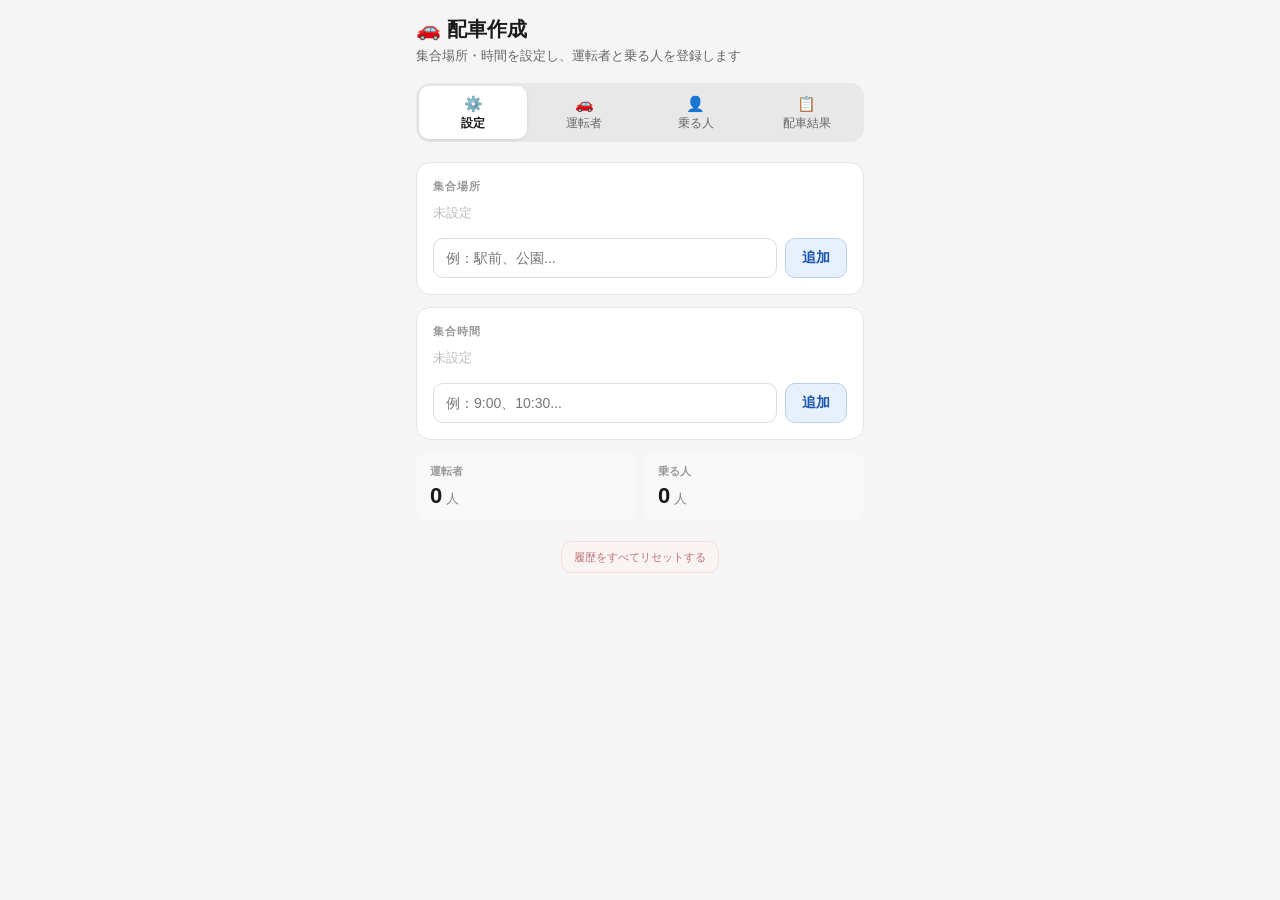
<file: index.html>
<!DOCTYPE html>
<html lang="ja">
<head>
  <meta charset="UTF-8">
  <meta name="viewport" content="width=device-width, initial-scale=1.0">
  <title>配車作成</title>
  <link rel="stylesheet" href="css/style.css">
</head>
<body>
  <div class="app">
    <div class="page-title">🚗 配車作成</div>
    <div class="page-sub">集合場所・時間を設定し、運転者と乗る人を登録します</div>
    
    <div class="tab-bar">
      <button class="tab active" onclick="switchTab('setup')">
        <span class="tab-icon">⚙️</span>設定
      </button>
      <button class="tab" onclick="switchTab('drivers')">
        <span class="tab-icon">🚗</span>運転者
      </button>
      <button class="tab" onclick="switchTab('riders')">
        <span class="tab-icon">👤</span>乗る人
      </button>
      <button class="tab" onclick="switchTab('result')">
        <span class="tab-icon">📋</span>配車結果
      </button>
    </div>

    <!-- 各タブのコンテンツ領域 -->
    <div id="tab-setup"></div>
    <div id="tab-drivers" style="display:none"></div>
    <div id="tab-riders" style="display:none"></div>
    <div id="tab-result" style="display:none"></div>
  </div>

  <script type="module" src="js/main.js"></script>
</body>
</html>
</file>
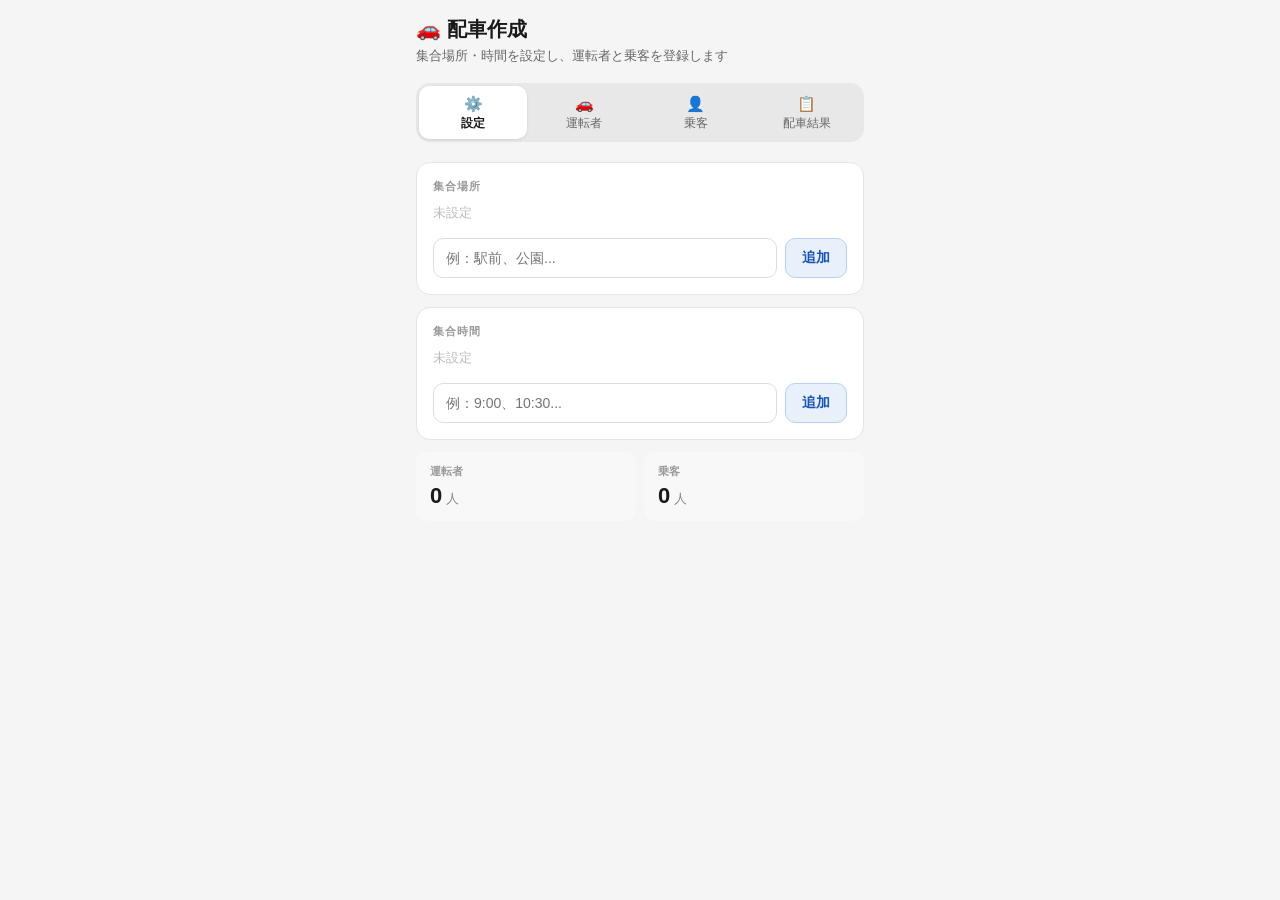
<file: haisha_scheduler.html>
<!DOCTYPE html>
<html lang="ja">
<head>
<meta charset="UTF-8">
<meta name="viewport" content="width=device-width, initial-scale=1.0">
<title>配車作成</title>
<style>
*{box-sizing:border-box;margin:0;padding:0}
body{font-family:-apple-system,BlinkMacSystemFont,'Segoe UI',sans-serif;background:#f5f5f5;color:#1a1a1a;min-height:100vh}
.app{padding:16px;max-width:480px;margin:0 auto}
.page-title{font-size:20px;font-weight:600;color:#1a1a1a;margin-bottom:4px}
.page-sub{font-size:13px;color:#666;margin-bottom:18px}
.tab-bar{display:grid;grid-template-columns:repeat(4,minmax(0,1fr));gap:3px;background:#e8e8e8;border-radius:14px;padding:3px;margin-bottom:20px}
.tab{padding:9px 2px;border:none;background:transparent;border-radius:10px;font-size:12px;font-weight:400;color:#666;cursor:pointer;transition:background .12s,color .12s;display:flex;flex-direction:column;align-items:center;gap:3px;line-height:1.2}
.tab-icon{font-size:15px}
.tab.active{background:#fff;color:#1a1a1a;font-weight:600;box-shadow:0 1px 3px rgba(0,0,0,.1)}
.card{background:#fff;border:1px solid #e5e5e5;border-radius:14px;padding:16px;margin-bottom:12px}
.section-label{font-size:11px;font-weight:600;color:#999;letter-spacing:.08em;text-transform:uppercase;margin-bottom:10px}
.tag-wrap{display:flex;flex-wrap:wrap;gap:6px;margin-bottom:12px;min-height:22px}
.tag{display:inline-flex;align-items:center;gap:5px;padding:5px 10px;background:#f0f0f0;border:1px solid #e0e0e0;border-radius:20px;font-size:13px;color:#333}
.tag-del{width:17px;height:17px;border-radius:50%;background:#ddd;border:none;cursor:pointer;font-size:12px;color:#666;display:flex;align-items:center;justify-content:center;flex-shrink:0}
.tag-del:hover{background:#ccc}
.input-row{display:flex;gap:8px}
.input-row input{flex:1;height:40px;padding:0 12px;font-size:14px;border:1px solid #ddd;border-radius:10px;background:#fff;color:#1a1a1a;outline:none}
.input-row input:focus{border-color:#4a90d9}
.btn{height:40px;padding:0 16px;border-radius:10px;border:1px solid #ddd;background:#fff;color:#1a1a1a;font-size:14px;cursor:pointer;font-weight:400;white-space:nowrap;display:inline-flex;align-items:center;gap:6px;transition:background .1s}
.btn:active{transform:scale(.98)}
.btn-primary{background:#e8f0fb;color:#1a56b0;border-color:#b8d0f5;font-weight:600}
.btn-primary:hover{background:#d6e8ff}
.btn-danger{background:#fef2f2;color:#991b1b;border-color:#fecaca;height:32px;padding:0 10px;font-size:12px}
.btn-danger:hover{background:#fee2e2}
.btn-success{background:#f0fdf4;color:#166534;border-color:#bbf7d0;font-weight:600}
.btn-success:hover{background:#dcfce7}
.btn-full{width:100%;justify-content:center;margin-top:6px;height:44px;font-size:15px}
.field{margin-bottom:12px}
.field label{display:block;font-size:12px;color:#666;margin-bottom:5px;font-weight:600}
.field input,.field select{width:100%;height:40px;padding:0 12px;font-size:14px;border:1px solid #ddd;border-radius:10px;background:#fff;color:#1a1a1a;outline:none;appearance:none;-webkit-appearance:none}
.field select{background-image:url("data:image/svg+xml,%3Csvg xmlns='http://www.w3.org/2000/svg' width='12' height='8' viewBox='0 0 12 8'%3E%3Cpath d='M1 1l5 5 5-5' stroke='%23999' stroke-width='1.5' fill='none' stroke-linecap='round'/%3E%3C/svg%3E");background-repeat:no-repeat;background-position:right 12px center;padding-right:32px}
.field input:focus,.field select:focus{border-color:#4a90d9}
.toggle-pair{display:grid;grid-template-columns:1fr 1fr;gap:6px}
.tog{padding:9px;border:1px solid #ddd;border-radius:10px;font-size:13px;cursor:pointer;background:#fff;color:#666;text-align:center;transition:all .12s;font-weight:400}
.tog.on-normal{background:#e8f0fb;color:#1a56b0;border-color:#b8d0f5;font-weight:600}
.tog.on-priority{background:#fffbeb;color:#92400e;border-color:#fde68a;font-weight:600}
.counter-row{display:flex;align-items:center;gap:12px}
.cbtn{width:34px;height:34px;border-radius:50%;border:1px solid #ddd;background:#fff;color:#1a1a1a;font-size:18px;cursor:pointer;display:flex;align-items:center;justify-content:center;flex-shrink:0;transition:background .1s}
.cbtn:hover{background:#f0f0f0}
.cval{font-size:18px;font-weight:600;min-width:24px;text-align:center}
.person-item{display:flex;align-items:center;gap:10px;padding:10px 0;border-bottom:1px solid #f0f0f0}
.person-item:last-child{border-bottom:none}
.avatar{width:38px;height:38px;border-radius:50%;display:flex;align-items:center;justify-content:center;font-size:13px;font-weight:600;flex-shrink:0}
.av-driver{background:#f0fdf4;color:#166534}
.av-priority{background:#fffbeb;color:#92400e}
.av-normal{background:#e8f0fb;color:#1a56b0}
.person-info{flex:1;min-width:0}
.person-name{font-size:14px;font-weight:600;color:#1a1a1a}
.person-meta{font-size:12px;color:#888;margin-top:2px}
.badge{display:inline-flex;align-items:center;padding:2px 7px;border-radius:8px;font-size:11px;font-weight:600;margin-left:5px}
.bd-driver{background:#f0fdf4;color:#166534}
.bd-priority{background:#fffbeb;color:#92400e}
.bd-normal{background:#e8f0fb;color:#1a56b0}
.empty{text-align:center;padding:28px 0;color:#bbb;font-size:13px}
.list-header{display:flex;align-items:center;justify-content:space-between;margin-bottom:10px}
.list-header-title{font-size:13px;font-weight:600;color:#666}
.count-badge{font-size:11px;background:#f0f0f0;padding:2px 8px;border-radius:8px;color:#666;border:1px solid #e5e5e5}
.result-slot{margin-bottom:14px;border:1px solid #e5e5e5;border-radius:14px;overflow:hidden}
.result-slot-head{padding:10px 14px;background:#f8f8f8;display:flex;align-items:center;gap:8px;flex-wrap:wrap}
.slot-pill{font-size:12px;font-weight:600;padding:3px 10px;border-radius:10px;background:#e8f0fb;color:#1a56b0;border:1px solid #b8d0f5}
.result-slot-body{padding:12px 14px}
.driver-line{display:flex;align-items:center;gap:8px;margin-bottom:6px}
.car-icon{width:26px;height:26px;border-radius:8px;background:#f0fdf4;display:flex;align-items:center;justify-content:center;font-size:14px;flex-shrink:0}
.driver-name{font-size:14px;font-weight:600;color:#1a1a1a}
.driver-seats{font-size:12px;color:#888}
.passenger-wrap{display:flex;flex-wrap:wrap;gap:5px;margin-top:8px}
.pax-chip{padding:4px 10px;border-radius:20px;font-size:12px;border:1px solid #e5e5e5;background:#fafafa;color:#333}
.pax-chip.prio{background:#fffbeb;color:#92400e;border-color:#fde68a}
.overflow-bar{border-top:1px solid #fecaca;padding:10px 14px;background:#fef2f2}
.overflow-label{font-size:12px;font-weight:600;color:#991b1b;margin-bottom:6px}
.overflow-chips{display:flex;flex-wrap:wrap;gap:5px}
.overflow-chip{padding:3px 9px;border-radius:8px;font-size:12px;background:#fecaca;color:#991b1b;border:none}
.no-driver-slot{background:#fafafa;padding:10px 14px;font-size:13px;color:#bbb}
.unmatched-card{border:1px solid #fecaca;border-radius:14px;overflow:hidden;margin-bottom:14px}
.unmatched-head{padding:10px 14px;background:#fef2f2;font-size:13px;font-weight:600;color:#991b1b}
.unmatched-body{padding:10px 14px;display:flex;flex-wrap:wrap;gap:6px}
.action-row{display:flex;gap:8px;margin-bottom:10px}
textarea{width:100%;font-size:13px;padding:10px 12px;border:1px solid #ddd;border-radius:10px;background:#f9f9f9;color:#1a1a1a;resize:none;line-height:1.6;margin-top:10px;outline:none}
.summary-row{display:grid;grid-template-columns:1fr 1fr;gap:8px;margin-bottom:14px}
.stat{background:#f8f8f8;border-radius:10px;padding:12px 14px}
.stat-label{font-size:11px;color:#999;margin-bottom:4px;font-weight:600}
.stat-val{font-size:22px;font-weight:700;color:#1a1a1a}
.stat-unit{font-size:13px;font-weight:400;color:#888}
</style>
</head>
<body>
<div class="app">
  <div class="page-title">🚗 配車作成</div>
  <div class="page-sub">集合場所・時間を設定し、運転者と乗客を登録します</div>
  <div class="tab-bar">
    <button class="tab active" onclick="switchTab('setup')"><span class="tab-icon">⚙️</span>設定</button>
    <button class="tab" onclick="switchTab('drivers')"><span class="tab-icon">🚗</span>運転者</button>
    <button class="tab" onclick="switchTab('riders')"><span class="tab-icon">👤</span>乗客</button>
    <button class="tab" onclick="switchTab('result')"><span class="tab-icon">📋</span>配車結果</button>
  </div>
  <div id="tab-setup"></div>
  <div id="tab-drivers" style="display:none"></div>
  <div id="tab-riders" style="display:none"></div>
  <div id="tab-result" style="display:none"></div>
</div>

<script>
const S={places:[],times:[],drivers:[],riders:[],np:'',nt:'',result:null};
let dF={name:'',place:'',time:'',seats:3};
let rF={name:'',place:'',time:'',priority:false};

function switchTab(tab){
  ['setup','drivers','riders','result'].forEach((t,i)=>{
    document.getElementById('tab-'+t).style.display=t===tab?'block':'none';
    document.querySelectorAll('.tab')[i].classList.toggle('active',t===tab);
  });
  render();
}

function render(){
  ['setup','drivers','riders','result'].forEach(t=>{
    if(document.getElementById('tab-'+t).style.display!=='none')
      window['render'+t.charAt(0).toUpperCase()+t.slice(1)]();
  });
}

function renderSetup(){
  document.getElementById('tab-setup').innerHTML=`
  <div class="card">
    <div class="section-label">集合場所</div>
    <div class="tag-wrap">${S.places.map((p,i)=>`<span class="tag">${p}<button class="tag-del" onclick="S.places.splice(${i},1);renderSetup()">×</button></span>`).join('')||'<span style="font-size:13px;color:#bbb">未設定</span>'}</div>
    <div class="input-row">
      <input type="text" placeholder="例：駅前、公園..." value="${S.np}" oninput="S.np=this.value" onkeydown="if(event.key==='Enter')addPlace()">
      <button class="btn btn-primary" onclick="addPlace()">追加</button>
    </div>
  </div>
  <div class="card">
    <div class="section-label">集合時間</div>
    <div class="tag-wrap">${S.times.map((t,i)=>`<span class="tag">${t}<button class="tag-del" onclick="S.times.splice(${i},1);renderSetup()">×</button></span>`).join('')||'<span style="font-size:13px;color:#bbb">未設定</span>'}</div>
    <div class="input-row">
      <input type="text" placeholder="例：9:00、10:30..." value="${S.nt}" oninput="S.nt=this.value" onkeydown="if(event.key==='Enter')addTime()">
      <button class="btn btn-primary" onclick="addTime()">追加</button>
    </div>
  </div>
  <div class="summary-row">
    <div class="stat"><div class="stat-label">運転者</div><div class="stat-val">${S.drivers.length}<span class="stat-unit"> 人</span></div></div>
    <div class="stat"><div class="stat-label">乗客</div><div class="stat-val">${S.riders.length}<span class="stat-unit"> 人</span></div></div>
  </div>`;
}

function addPlace(){const v=S.np.trim();if(v&&!S.places.includes(v)){S.places.push(v);S.np='';renderSetup();}}
function addTime(){const v=S.nt.trim();if(v&&!S.times.includes(v)){S.times.push(v);S.nt='';renderSetup();}}

function renderDrivers(){
  if(!dF.place&&S.places.length)dF.place='どこでも';
  if(!dF.time&&S.times.length)dF.time='いつでも';
  const po=['どこでも',...S.places].map(p=>`<option value="${p}"${dF.place===p?' selected':''}>${p}</option>`).join('');
  const to=['いつでも',...S.times].map(t=>`<option value="${t}"${dF.time===t?' selected':''}>${t}</option>`).join('');
  document.getElementById('tab-drivers').innerHTML=`
  <div class="card">
    <div class="section-label">運転者を追加</div>
    <div class="field"><label>名前</label><input type="text" placeholder="名前を入力" value="${dF.name}" oninput="dF.name=this.value"></div>
    <div class="field"><label>集合場所</label><select onchange="dF.place=this.value">${S.places.length?po:'<option>先に場所を設定してください</option>'}</select></div>
    <div class="field"><label>集合時間</label><select onchange="dF.time=this.value">${S.times.length?to:'<option>先に時間を設定してください</option>'}</select></div>
    <div class="field"><label>乗せられる人数</label>
      <div class="counter-row">
        <button class="cbtn" onclick="dF.seats=Math.max(1,dF.seats-1);renderDrivers()">−</button>
        <span class="cval">${dF.seats}</span>
        <button class="cbtn" onclick="dF.seats=Math.min(15,dF.seats+1);renderDrivers()">+</button>
        <span style="font-size:13px;color:#888">人</span>
      </div>
    </div>
    <button class="btn btn-primary btn-full" onclick="addDriver()">登録する</button>
  </div>
  <div class="card">
    <div class="list-header"><span class="list-header-title">登録済み運転者</span><span class="count-badge">${S.drivers.length}人</span></div>
    ${S.drivers.length===0?'<div class="empty">まだ登録されていません</div>':
    S.drivers.map((d,i)=>`<div class="person-item">
      <div class="avatar av-driver">${initials(d.name)}</div>
      <div class="person-info"><div class="person-name">${d.name}<span class="badge bd-driver">運転者</span></div>
      <div class="person-meta">${d.place}・${d.time}・${d.seats}人乗り</div></div>
      <button class="btn btn-danger" onclick="S.drivers.splice(${i},1);renderDrivers()">削除</button>
    </div>`).join('')}
  </div>`;
}

function addDriver(){
  if(!dF.name.trim()){alert('名前を入力してください');return;}
  if(!S.places.length){alert('先に集合場所を設定してください');return;}
  if(!S.times.length){alert('先に集合時間を設定してください');return;}
  S.drivers.push({...dF,name:dF.name.trim()});
  dF.name='';renderDrivers();
}

function renderRiders(){
  if(!rF.place&&S.places.length)rF.place=S.places[0];
  if(!rF.time&&S.times.length)rF.time=S.times[0];
  const po=S.places.map(p=>`<option value="${p}"${rF.place===p?' selected':''}>${p}</option>`).join('');
  const to=S.times.map(t=>`<option value="${t}"${rF.time===t?' selected':''}>${t}</option>`).join('');
  document.getElementById('tab-riders').innerHTML=`
  <div class="card">
    <div class="section-label">乗客を追加</div>
    <div class="field"><label>名前</label><input type="text" placeholder="名前を入力" value="${rF.name}" oninput="rF.name=this.value"></div>
    <div class="field"><label>集合場所</label><select onchange="rF.place=this.value">${S.places.length?po:'<option>先に場所を設定してください</option>'}</select></div>
    <div class="field"><label>集合時間</label><select onchange="rF.time=this.value">${S.times.length?to:'<option>先に時間を設定してください</option>'}</select></div>
    <div class="field"><label>グループ</label>
      <div class="toggle-pair">
        <div class="tog ${!rF.priority?'on-normal':''}" onclick="rF.priority=false;renderRiders()">通常</div>
        <div class="tog ${rF.priority?'on-priority':''}" onclick="rF.priority=true;renderRiders()">優先</div>
      </div>
    </div>
    <button class="btn btn-primary btn-full" onclick="addRider()">登録する</button>
  </div>
  <div class="card">
    <div class="list-header"><span class="list-header-title">登録済み乗客</span><span class="count-badge">${S.riders.length}人</span></div>
    ${S.riders.length===0?'<div class="empty">まだ登録されていません</div>':
    S.riders.map((r,i)=>`<div class="person-item">
      <div class="avatar ${r.priority?'av-priority':'av-normal'}">${initials(r.name)}</div>
      <div class="person-info"><div class="person-name">${r.name}<span class="badge ${r.priority?'bd-priority':'bd-normal'}">${r.priority?'優先':'通常'}</span></div>
      <div class="person-meta">${r.place}・${r.time}</div></div>
      <button class="btn btn-danger" onclick="S.riders.splice(${i},1);renderRiders()">削除</button>
    </div>`).join('')}
  </div>`;
}

function addRider(){
  if(!rF.name.trim()){alert('名前を入力してください');return;}
  if(!S.places.length){alert('先に集合場所を設定してください');return;}
  if(!S.times.length){alert('先に集合時間を設定してください');return;}
  S.riders.push({...rF,name:rF.name.trim()});
  rF.name='';renderRiders();
}

function initials(name){return name.slice(0,2);}

function calcResult(){
  const assigned=new Set(),dAssigned=new Set(),placements=[];
  const slots=[];
  for(const pl of S.places)for(const ti of S.times)slots.push({place:pl,time:ti});
  for(const slot of slots){
    const sDrivers=S.drivers.filter(d=>{
      if(dAssigned.has(d.name))return false;
      return (d.place==='どこでも'||d.place===slot.place)&&(d.time==='いつでも'||d.time===slot.time);
    });
    const sRiders=S.riders.filter(r=>!assigned.has(r.name)&&r.place===slot.place&&r.time===slot.time);
    if(!sDrivers.length&&!sRiders.length)continue;
    let seats=0;const drivers=[];
    for(const d of sDrivers){drivers.push(d);dAssigned.add(d.name);seats+=d.seats;}
    const prio=sRiders.filter(r=>r.priority),norm=sRiders.filter(r=>!r.priority);
    shuf(prio);shuf(norm);
    const ordered=[...prio,...norm],riding=[],ovf=[];
    for(const r of ordered){if(riding.length<seats){riding.push(r);assigned.add(r.name);}else ovf.push(r);}
    placements.push({slot,drivers,riders:riding,overflow:ovf});
  }
  return{placements,unmatched:S.riders.filter(r=>!assigned.has(r.name))};
}

function shuf(a){for(let i=a.length-1;i>0;i--){const j=Math.floor(Math.random()*(i+1));[a[i],a[j]]=[a[j],a[i]];}}

function renderResult(){
  const el=document.getElementById('tab-result');
  if(!S.result){
    el.innerHTML=`<div class="card"><div class="section-label">配車結果</div><div class="empty" style="padding:36px 0">運転者と乗客を登録してから<br>計算してください</div></div>
    <button class="btn btn-primary btn-full" onclick="doCalc()">配車を計算する</button>`;
    return;
  }
  const{placements,unmatched}=S.result;
  let html='';
  for(const p of placements){
    html+=`<div class="result-slot"><div class="result-slot-head"><span class="slot-pill">${p.slot.place}</span><span class="slot-pill">${p.slot.time}</span></div>`;
    if(!p.drivers.length){html+=`<div class="no-driver-slot">運転者なし</div>`;}
    else{
      html+=`<div class="result-slot-body">
        ${p.drivers.map(d=>`<div class="driver-line"><div class="car-icon">🚗</div><span class="driver-name">${d.name}</span><span class="driver-seats">${d.seats}人乗り</span></div>`).join('')}
        ${p.riders.length?`<div class="passenger-wrap">${p.riders.map(r=>`<span class="pax-chip ${r.priority?'prio':''}">${r.name}${r.priority?' ★':''}</span>`).join('')}</div>`:'<div style="font-size:13px;color:#bbb;margin-top:6px">乗客なし</div>'}
      </div>`;
      if(p.overflow.length)html+=`<div class="overflow-bar"><div class="overflow-label">乗り切れない（${p.overflow.length}人）</div><div class="overflow-chips">${p.overflow.map(r=>`<span class="overflow-chip">${r.name}</span>`).join('')}</div></div>`;
    }
    html+=`</div>`;
  }
  if(unmatched.length)html+=`<div class="unmatched-card"><div class="unmatched-head">未配車（${unmatched.length}人）</div><div class="unmatched-body">${unmatched.map(r=>`<span class="overflow-chip">${r.name}（${r.place}・${r.time}）</span>`).join('')}</div></div>`;
  if(!html)html='<div class="empty">全員配車済みです</div>';
  el.innerHTML=html+`
  <div class="action-row">
    <button class="btn btn-success" style="flex:1;justify-content:center" onclick="doCalc()">再計算</button>
    <button class="btn" style="flex:1;justify-content:center" onclick="copyResult(event)">コピー</button>
  </div>
  <div id="copy-area" style="display:none"><textarea id="result-text" rows="10" readonly></textarea></div>`;
}

function doCalc(){
  if(!S.drivers.length){alert('運転者を登録してください');return;}
  if(!S.riders.length){alert('乗客を登録してください');return;}
  S.result=calcResult();renderResult();
}

function copyResult(e){
  if(!S.result)return;
  const{placements,unmatched}=S.result;
  let lines=['【配車結果】',''];
  for(const p of placements){
    if(!p.drivers.length)continue;
    lines.push(`■ ${p.slot.place} / ${p.slot.time}`);
    for(const d of p.drivers)lines.push(`  [車] ${d.name}（${d.seats}人乗り）`);
    lines.push(`  乗客：${p.riders.length?p.riders.map(r=>r.name+(r.priority?'（優先）':'')).join('、'):'なし'}`);
    if(p.overflow.length)lines.push(`  ※溢れ：${p.overflow.map(r=>r.name).join('、')}`);
    lines.push('');
  }
  if(unmatched.length){lines.push('■ 未配車');lines.push(unmatched.map(r=>`  ${r.name}（${r.place}・${r.time}）`).join('\n'));}
  const text=lines.join('\n');
  const area=document.getElementById('copy-area'),ta=document.getElementById('result-text');
  if(area&&ta){area.style.display='block';ta.value=text;ta.select();}
  if(navigator.clipboard)navigator.clipboard.writeText(text).then(()=>{e.target.textContent='コピー完了';setTimeout(()=>e.target.textContent='コピー',2000);});
}

renderSetup();
</script>
</body>
</html>
</file>
<file: css/style.css>
* {
  box-sizing: border-box;
  margin: 0;
  padding: 0;
}

body {
  font-family: -apple-system, BlinkMacSystemFont, 'Segoe UI', sans-serif;
  background: #f5f5f5;
  color: #1a1a1a;
  min-height: 100vh;
}

.app {
  padding: 16px;
  max-width: 480px;
  margin: 0 auto;
}

.page-title {
  font-size: 20px;
  font-weight: 600;
  color: #1a1a1a;
  margin-bottom: 4px;
}

.page-sub {
  font-size: 13px;
  color: #666;
  margin-bottom: 18px;
}

.tab-bar {
  display: grid;
  grid-template-columns: repeat(4, minmax(0, 1fr));
  gap: 3px;
  background: #e8e8e8;
  border-radius: 14px;
  padding: 3px;
  margin-bottom: 20px;
}

.tab {
  padding: 9px 2px;
  border: none;
  background: transparent;
  border-radius: 10px;
  font-size: 12px;
  font-weight: 400;
  color: #666;
  cursor: pointer;
  transition: background 0.12s, color 0.12s;
  display: flex;
  flex-direction: column;
  align-items: center;
  gap: 3px;
  line-height: 1.2;
}

.tab-icon {
  font-size: 15px;
}

.tab.active {
  background: #fff;
  color: #1a1a1a;
  font-weight: 600;
  box-shadow: 0 1px 3px rgba(0, 0, 0, 0.1);
}

.card {
  background: #fff;
  border: 1px solid #e5e5e5;
  border-radius: 14px;
  padding: 16px;
  margin-bottom: 12px;
}

.section-label {
  font-size: 11px;
  font-weight: 600;
  color: #999;
  letter-spacing: 0.08em;
  text-transform: uppercase;
  margin-bottom: 10px;
}

.tag-wrap {
  display: flex;
  flex-wrap: wrap;
  gap: 6px;
  margin-bottom: 12px;
  min-height: 22px;
}

.tag {
  display: inline-flex;
  align-items: center;
  gap: 5px;
  padding: 5px 10px;
  background: #f0f0f0;
  border: 1px solid #e0e0e0;
  border-radius: 20px;
  font-size: 13px;
  color: #333;
}

.tag-del {
  width: 17px;
  height: 17px;
  border-radius: 50%;
  background: #ddd;
  border: none;
  cursor: pointer;
  font-size: 12px;
  color: #666;
  display: flex;
  align-items: center;
  justify-content: center;
  flex-shrink: 0;
}

.tag-del:hover {
  background: #ccc;
}

.input-row {
  display: flex;
  gap: 8px;
}

.input-row input {
  flex: 1;
  height: 40px;
  padding: 0 12px;
  font-size: 14px;
  border: 1px solid #ddd;
  border-radius: 10px;
  background: #fff;
  color: #1a1a1a;
  outline: none;
}

.input-row input:focus {
  border-color: #4a90d9;
}

.btn {
  height: 40px;
  padding: 0 16px;
  border-radius: 10px;
  border: 1px solid #ddd;
  background: #fff;
  color: #1a1a1a;
  font-size: 14px;
  cursor: pointer;
  font-weight: 400;
  white-space: nowrap;
  display: inline-flex;
  align-items: center;
  gap: 6px;
  transition: background 0.1s;
}

.btn:active {
  transform: scale(0.98);
}

.btn-primary {
  background: #e8f0fb;
  color: #1a56b0;
  border-color: #b8d0f5;
  font-weight: 600;
}

.btn-primary:hover {
  background: #d6e8ff;
}

.btn-danger {
  background: #fef2f2;
  color: #991b1b;
  border-color: #fecaca;
  height: 32px;
  padding: 0 10px;
  font-size: 12px;
}

.btn-danger:hover {
  background: #fee2e2;
}

.btn-success {
  background: #f0fdf4;
  color: #166534;
  border-color: #bbf7d0;
  font-weight: 600;
}

.btn-success:hover {
  background: #dcfce7;
}

.btn-full {
  width: 100%;
  justify-content: center;
  margin-top: 6px;
  height: 44px;
  font-size: 15px;
}

.field {
  margin-bottom: 12px;
}

.field label {
  display: block;
  font-size: 12px;
  color: #666;
  margin-bottom: 5px;
  font-weight: 600;
}

.field input,
.field select {
  width: 100%;
  height: 40px;
  padding: 0 12px;
  font-size: 14px;
  border: 1px solid #ddd;
  border-radius: 10px;
  background: #fff;
  color: #1a1a1a;
  outline: none;
  appearance: none;
  -webkit-appearance: none;
}

.field select {
  background-image: url("data:image/svg+xml,%3Csvg xmlns='http://www.w3.org/2000/svg' width='12' height='8' viewBox='0 0 12 8'%3E%3Cpath d='M1 1l5 5 5-5' stroke='%23999' stroke-width='1.5' fill='none' stroke-linecap='round'/%3E%3C/svg%3E");
  background-repeat: no-repeat;
  background-position: right 12px center;
  padding-right: 32px;
}

.field input:focus,
.field select:focus {
  border-color: #4a90d9;
}

.toggle-pair {
  display: grid;
  grid-template-columns: 1fr 1fr;
  gap: 6px;
}

.tog {
  padding: 9px;
  border: 1px solid #ddd;
  border-radius: 10px;
  font-size: 13px;
  cursor: pointer;
  background: #fff;
  color: #666;
  text-align: center;
  transition: all 0.12s;
  font-weight: 400;
}

.tog.on-normal {
  background: #e8f0fb;
  color: #1a56b0;
  border-color: #b8d0f5;
  font-weight: 600;
}

.tog.on-priority {
  background: #fffbeb;
  color: #92400e;
  border-color: #fde68a;
  font-weight: 600;
}

.counter-row {
  display: flex;
  align-items: center;
  gap: 12px;
}

.cbtn {
  width: 34px;
  height: 34px;
  border-radius: 50%;
  border: 1px solid #ddd;
  background: #fff;
  color: #1a1a1a;
  font-size: 18px;
  cursor: pointer;
  display: flex;
  align-items: center;
  justify-content: center;
  flex-shrink: 0;
  transition: background 0.1s;
}

.cbtn:hover {
  background: #f0f0f0;
}

.cval {
  font-size: 18px;
  font-weight: 600;
  min-width: 24px;
  text-align: center;
}

.person-item {
  display: flex;
  align-items: center;
  gap: 10px;
  padding: 10px 0;
  border-bottom: 1px solid #f0f0f0;
}

.person-item:last-child {
  border-bottom: none;
}

.avatar {
  width: 38px;
  height: 38px;
  border-radius: 50%;
  display: flex;
  align-items: center;
  justify-content: center;
  font-size: 13px;
  font-weight: 600;
  flex-shrink: 0;
}

.av-driver {
  background: #f0fdf4;
  color: #166534;
}

.av-priority {
  background: #fffbeb;
  color: #92400e;
}

.av-normal {
  background: #e8f0fb;
  color: #1a56b0;
}

.person-info {
  flex: 1;
  min-width: 0;
}

.person-name {
  font-size: 14px;
  font-weight: 600;
  color: #1a1a1a;
}

.person-meta {
  font-size: 12px;
  color: #888;
  margin-top: 2px;
}

.badge {
  display: inline-flex;
  align-items: center;
  padding: 2px 7px;
  border-radius: 8px;
  font-size: 11px;
  font-weight: 600;
  margin-left: 5px;
}

.bd-driver {
  background: #f0fdf4;
  color: #166534;
}

.bd-priority {
  background: #fffbeb;
  color: #92400e;
}

.bd-normal {
  background: #e8f0fb;
  color: #1a56b0;
}

.empty {
  text-align: center;
  padding: 28px 0;
  color: #bbb;
  font-size: 13px;
}

.list-header {
  display: flex;
  align-items: center;
  justify-content: space-between;
  margin-bottom: 10px;
}

.list-header-title {
  font-size: 13px;
  font-weight: 600;
  color: #666;
}

.count-badge {
  font-size: 11px;
  background: #f0f0f0;
  padding: 2px 8px;
  border-radius: 8px;
  color: #666;
  border: 1px solid #e5e5e5;
}

.result-slot {
  margin-bottom: 14px;
  border: 1px solid #e5e5e5;
  border-radius: 14px;
  overflow: hidden;
}

.result-slot-head {
  padding: 10px 14px;
  background: #f8f8f8;
  display: flex;
  align-items: center;
  gap: 8px;
  flex-wrap: wrap;
}

.slot-pill {
  font-size: 12px;
  font-weight: 600;
  padding: 3px 10px;
  border-radius: 10px;
  background: #e8f0fb;
  color: #1a56b0;
  border: 1px solid #b8d0f5;
}

.result-slot-body {
  padding: 12px 14px;
}

.driver-line {
  display: flex;
  align-items: center;
  gap: 8px;
  margin-bottom: 6px;
}

.car-icon {
  width: 26px;
  height: 26px;
  border-radius: 8px;
  background: #f0fdf4;
  display: flex;
  align-items: center;
  justify-content: center;
  font-size: 14px;
  flex-shrink: 0;
}

.driver-name {
  font-size: 14px;
  font-weight: 600;
  color: #1a1a1a;
}

.driver-seats {
  font-size: 12px;
  color: #888;
}

.passenger-wrap {
  display: flex;
  flex-wrap: wrap;
  gap: 5px;
  margin-top: 8px;
}

.pax-chip {
  padding: 4px 10px;
  border-radius: 20px;
  font-size: 12px;
  border: 1px solid #e5e5e5;
  background: #fafafa;
  color: #333;
}

.pax-chip.prio {
  background: #fffbeb;
  color: #92400e;
  border-color: #fde68a;
}

.overflow-bar {
  border-top: 1px solid #fecaca;
  padding: 10px 14px;
  background: #fef2f2;
}

.overflow-label {
  font-size: 12px;
  font-weight: 600;
  color: #991b1b;
  margin-bottom: 6px;
}

.overflow-chips {
  display: flex;
  flex-wrap: wrap;
  gap: 5px;
}

.overflow-chip {
  padding: 3px 9px;
  border-radius: 8px;
  font-size: 12px;
  background: #fecaca;
  color: #991b1b;
  border: none;
}

.no-driver-slot {
  background: #fafafa;
  padding: 10px 14px;
  font-size: 13px;
  color: #bbb;
}

.unmatched-card {
  border: 1px solid #fecaca;
  border-radius: 14px;
  overflow: hidden;
  margin-bottom: 14px;
}

.unmatched-head {
  padding: 10px 14px;
  background: #fef2f2;
  font-size: 13px;
  font-weight: 600;
  color: #991b1b;
}

.unmatched-body {
  padding: 10px 14px;
  display: flex;
  flex-wrap: wrap;
  gap: 6px;
}

.action-row {
  display: flex;
  gap: 8px;
  margin-bottom: 10px;
}

textarea {
  width: 100%;
  font-size: 13px;
  padding: 10px 12px;
  border: 1px solid #ddd;
  border-radius: 10px;
  background: #f9f9f9;
  color: #1a1a1a;
  resize: none;
  line-height: 1.6;
  margin-top: 10px;
  outline: none;
}

.summary-row {
  display: grid;
  grid-template-columns: 1fr 1fr;
  gap: 8px;
  margin-bottom: 14px;
}

.stat {
  background: #f8f8f8;
  border-radius: 10px;
  padding: 12px 14px;
}

.stat-label {
  font-size: 11px;
  color: #999;
  margin-bottom: 4px;
  font-weight: 600;
}

.stat-val {
  font-size: 22px;
  font-weight: 700;
  color: #1a1a1a;
}

.stat-unit {
  font-size: 13px;
  font-weight: 400;
  color: #888;
}

.standby-badge {
  font-size: 10px;
  background: #eee;
  color: #777;
  padding: 1px 4px;
  border-radius: 3px;
  margin-left: 6px;
  border: 1px solid #ddd;
}

/* 編集ボタン */
.btn-edit {
  background: #f8f8f8;
  color: #555;
  border-color: #ddd;
  height: 32px;
  padding: 0 10px;
  font-size: 12px;
}

.btn-edit:hover {
  background: #efefef;
}

/* アクションボタン群（編集・削除） */
.item-actions {
  display: flex;
  gap: 5px;
  flex-shrink: 0;
}

/* 編集中アイテムのハイライト */
.item-editing {
  background: #f0f7ff;
  border-radius: 10px;
  margin: 0 -4px;
  padding: 10px 4px;
}

/* インラインフォームエラー */
.form-error {
  font-size: 12px;
  color: #dc2626;
  background: #fef2f2;
  border: 1px solid #fecaca;
  border-radius: 8px;
  padding: 8px 12px;
  margin-bottom: 8px;
}

/* 座席充填率 */
.seat-fill {
  font-size: 11px;
  font-weight: 600;
  padding: 3px 9px;
  border-radius: 10px;
  margin-left: auto;
}

.fill-partial {
  background: #f0fdf4;
  color: #166534;
  border: 1px solid #bbf7d0;
}

.fill-full {
  background: #fffbeb;
  color: #92400e;
  border: 1px solid #fde68a;
}

/* トースト通知 */
#toast {
  position: fixed;
  bottom: 28px;
  left: 50%;
  transform: translateX(-50%) translateY(16px);
  background: #1a1a1a;
  color: #fff;
  padding: 10px 20px;
  border-radius: 20px;
  font-size: 14px;
  font-weight: 500;
  opacity: 0;
  transition: opacity 0.2s, transform 0.2s;
  pointer-events: none;
  z-index: 1000;
  white-space: nowrap;
}

#toast.show {
  opacity: 1;
  transform: translateX(-50%) translateY(0);
}

#toast.error {
  background: #dc2626;
}

/* ドラッグ&ドロップ */
.draggable-rider {
  cursor: grab;
  user-select: none;
}

.draggable-rider.dragging {
  opacity: 0.3;
}

.passenger-area {
  margin-top: 6px;
  border-radius: 8px;
  min-height: 28px;
  transition: background 0.12s, outline 0.12s;
}

.no-riders-hint {
  font-size: 13px;
  color: #bbb;
  padding: 4px 0;
}

.no-riders-hint::after {
  content: attr(data-idle);
}

body.is-dragging .no-riders-hint {
  color: #93c5fd;
}

body.is-dragging .no-riders-hint::after {
  content: attr(data-drag);
}

body.is-dragging .drop-zone {
  outline: 2px dashed #93c5fd;
  min-height: 40px;
}

body.is-dragging .drop-zone.drag-over {
  background: #eff6ff;
  outline-color: #3b82f6;
}

/* 一括入力 結果表示 */
.bulk-result-ok {
  font-size: 12px;
  color: #166534;
  background: #f0fdf4;
  border: 1px solid #bbf7d0;
  border-radius: 8px;
  padding: 8px 12px;
  margin-top: 8px;
}

.bulk-result-error {
  font-size: 12px;
  color: #92400e;
  background: #fffbeb;
  border: 1px solid #fde68a;
  border-radius: 8px;
  padding: 8px 12px;
  margin-top: 8px;
  word-break: break-all;
}
</file>
